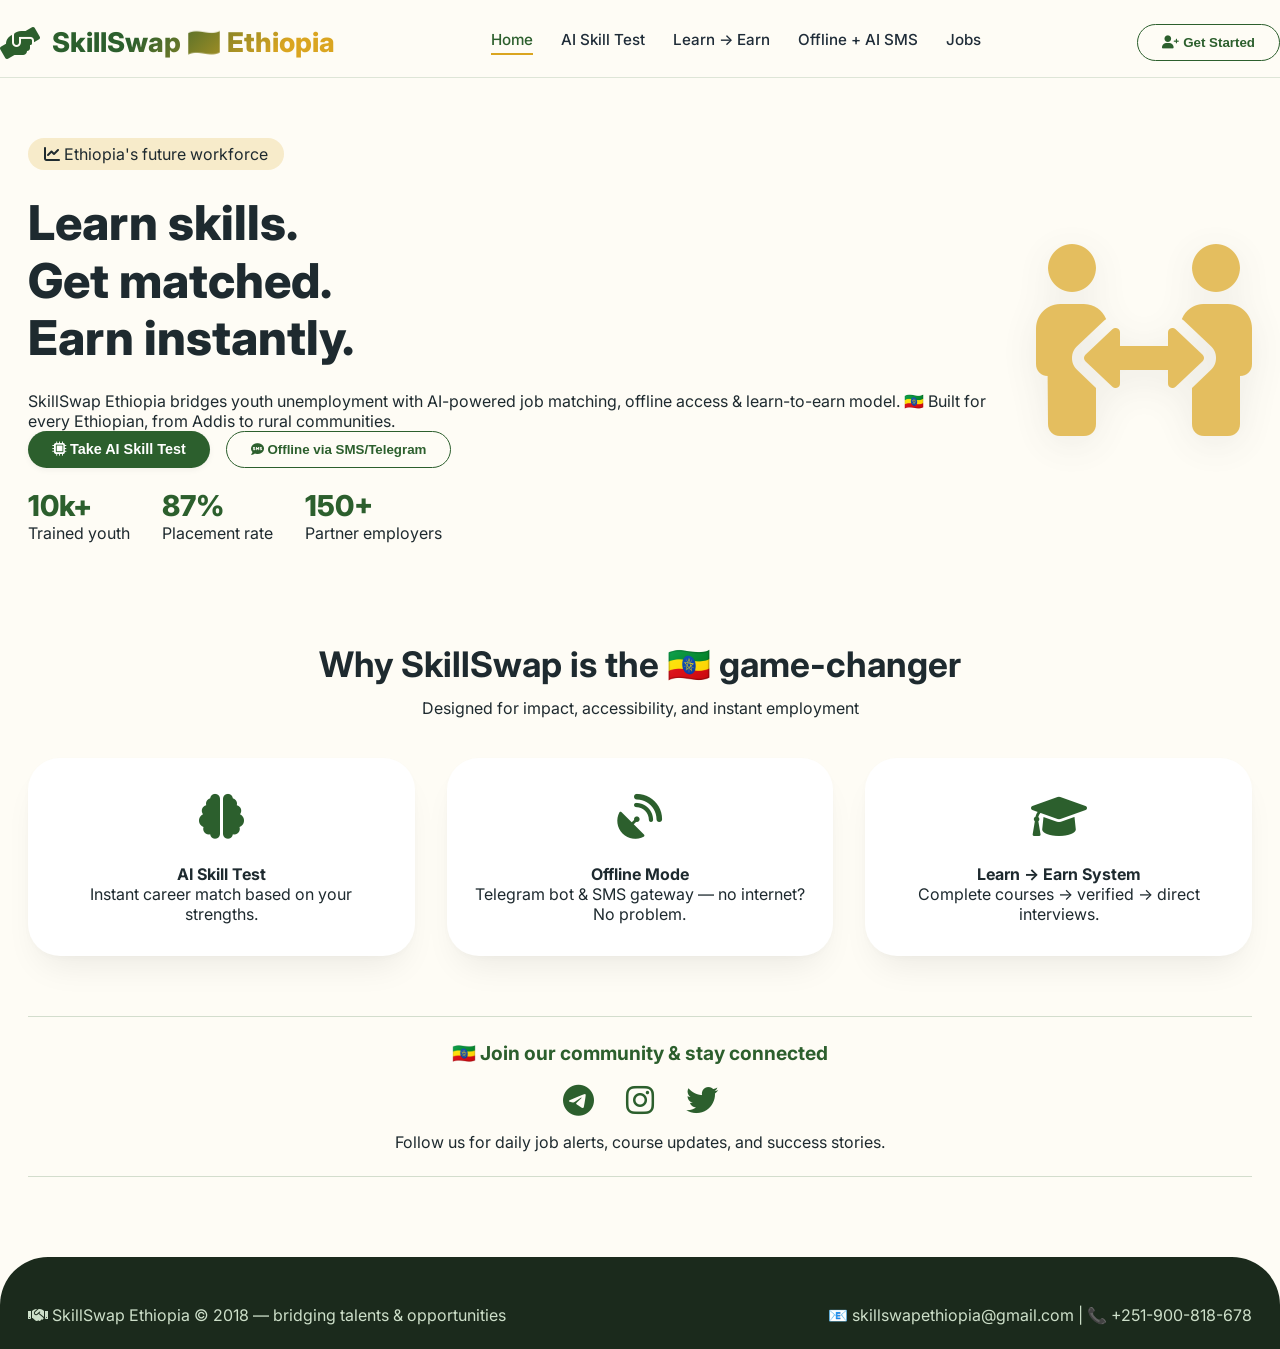
<file: index.html>
<!DOCTYPE html>
<html lang="en">
<head>
  <meta charset="UTF-8">
  <meta name="viewport" content="width=device-width, initial-scale=1.0, viewport-fit=cover">
  <title>SkillSwap Ethiopia | AI-Powered Jobs & Skills Platform</title>
  <link rel="stylesheet" href="newjob.css">
  <link href="https://fonts.googleapis.com/css2?family=Inter:opsz,wght@14..32,300;14..32,400;14..32,600;14..32,700;14..32,800&display=swap" rel="stylesheet">
  <link rel="stylesheet" href="https://cdnjs.cloudflare.com/ajax/libs/font-awesome/6.0.0-beta3/css/all.min.css">
  <link rel="favicon" href="favicon.png">
</head>
<body>
  <div class="navbar container">
    <div class="logo" data-page="home">
      <i class="fas fa-hands-helping"></i>
      <h1>SkillSwap 🇪🇹 Ethiopia</h1>
    </div>
    <div class="nav-links">
      <a data-page="home" class="active">Home</a>
      <a data-page="aitest">AI Skill Test</a>
      <a data-page="learnearn">Learn → Earn</a>
      <a data-page="offlineai">Offline + AI SMS</a>
      <a data-page="jobs">Jobs</a>
      <a data-page="jobdetail" style="display:none;">Job Detail</a>
      <a data-page="coursedetail" style="display:none;">Course Detail</a>
    </div>
    <div id="userProfilePlaceholder"></div>
  </div>

  <main>
    <!-- Home Page -->
    <div id="home-page" class="page active-page">
      <div class="container">
        <div class="hero">
          <div class="hero-text">
            <span class="badge" style="background:rgba(218,165,32,0.2); padding:6px 16px; border-radius:40px; display:inline-block; margin-bottom:24px;"><i class="fas fa-chart-line"></i> Ethiopia's future workforce</span>
            <h2>Learn skills.<br>Get matched.<br>Earn instantly.</h2>
            <p>SkillSwap Ethiopia bridges youth unemployment with AI-powered job matching, offline access & learn-to-earn model. 🇪🇹 Built for every Ethiopian, from Addis to rural communities.</p>
            <div style="display: flex; gap: 16px; flex-wrap: wrap;">
              <button class="btn-primary" data-page="aitest"><i class="fas fa-microchip"></i> Take AI Skill Test</button>
              <button class="btn-outline" data-page="offlineai"><i class="fas fa-sms"></i> Offline via SMS/Telegram</button>
            </div>
            <div class="hero-stats">
              <div class="stat"><h3>10k+</h3><p>Trained youth</p></div>
              <div class="stat"><h3>87%</h3><p>Placement rate</p></div>
              <div class="stat"><h3>150+</h3><p>Partner employers</p></div>
            </div>
          </div>
          <div class="hero-image"><i class="fas fa-people-arrows"></i></div>
        </div>
        <div class="section-header"><h3>Why SkillSwap is the 🇪🇹 game-changer</h3><p>Designed for impact, accessibility, and instant employment</p></div>
        <div class="feature-grid">
          <div class="feature-card"><div class="feature-icon"><i class="fas fa-brain"></i></div><h4>AI Skill Test</h4><p>Instant career match based on your strengths.</p></div>
          <div class="feature-card"><div class="feature-icon"><i class="fas fa-satellite-dish"></i></div><h4>Offline Mode</h4><p>Telegram bot & SMS gateway — no internet? No problem.</p></div>
          <div class="feature-card"><div class="feature-icon"><i class="fas fa-graduation-cap"></i></div><h4>Learn → Earn System</h4><p>Complete courses → verified → direct interviews.</p></div>
        </div>
        <div class="social-bottom">
          <h4>🇪🇹 Join our community & stay connected</h4>
          <div class="social-icons">
            <a href="https://t.me/skillswapethiopia" target="_blank" rel="noopener noreferrer"><i class="fab fa-telegram"></i></a>
            <a href="https://instagram.com/skillswapethiopia" target="_blank" rel="noopener noreferrer"><i class="fab fa-instagram"></i></a>
            <a href="https://twitter.com/skillswapeth" target="_blank" rel="noopener noreferrer"><i class="fab fa-twitter"></i></a>
          </div>
          <p style="margin-top:12px;">Follow us for daily job alerts, course updates, and success stories.</p>
        </div>
      </div>
    </div>

    <!-- AI Test Page -->
    <div id="aitest-page" class="page">
      <div class="container">
        <div class="section-header"><h3>🤖 AI Skill-Fit Test</h3><p>Answer 2 quick questions — our AI scans your profile and matches you with real jobs instantly</p></div>
        <div class="test-card">
          <div class="form-group"><label><i class="fas fa-code"></i> 1. What excites you most?</label>
            <div class="radio-group" id="q1Group">
              <label><input type="radio" name="interest" value="tech"> 💻 Coding & Tech</label>
              <label><input type="radio" name="interest" value="design"> 🎨 Design & Creativity</label>
              <label><input type="radio" name="interest" value="agri"> 🌾 Agriculture & Environment</label>
              <label><input type="radio" name="interest" value="business"> 📊 Business & Leadership</label>
            </div>
          </div>
          <div class="form-group"><label><i class="fas fa-users"></i> 2. How do you prefer to work?</label>
            <div class="radio-group" id="q2Group">
              <label><input type="radio" name="style" value="solo"> 🧠 Solo & deep focus</label>
              <label><input type="radio" name="style" value="team"> 🤝 Team collaboration</label>
              <label><input type="radio" name="style" value="company"> 🏢 In a company/organization</label>
            </div>
          </div>
          <button class="btn-primary" id="runAiTestBtn"><i class="fas fa-chart-simple"></i> Analyze my profile → Get job match</button>
          <div id="aiResultContainer" class="result-area" style="display: none;"><div id="aiMatchText"></div><div id="aiRecommendCourse"></div></div>
        </div>
      </div>
    </div>

    <!-- Learn Earn Page -->
    <div id="learnearn-page" class="page">
      <div class="container">
        <div class="section-header"><h3>📚 Learn → Earn Pathway</h3><p>Study high-demand courses & land a job directly through SkillSwap partners</p></div>
        <div class="courses-grid" id="coursesGrid">
          <div class="course-card" data-course="webdev">
            <div class="course-info">
              <span class="earn-badge"><i class="fas fa-briefcase"></i> Job guarantee track</span>
              <h4>Full-Stack Web Dev</h4>
              <p>MERN + AI tools. Graduate → matched with Ethio Tech startups.</p>
              <i class="fas fa-trophy" style="color:gold"></i> Avg salary: 18,000 ETB
            </div>
          </div>
          <div class="course-card" data-course="marketing">
            <div class="course-info">
              <span class="earn-badge"><i class="fas fa-chart-line"></i> Earn while you learn</span>
              <h4>Digital Marketing</h4>
              <p>SEO, Social Media, E-commerce. Internships at Ethio brands.</p>
            </div>
          </div>
          <div class="course-card" data-course="agritech">
            <div class="course-info">
              <span class="earn-badge"><i class="fas fa-seedling"></i> Agri-tech</span>
              <h4>Smart Farming</h4>
              <p>Irrigation, drones, agribusiness. Direct hiring by cooperatives.</p>
            </div>
          </div>
          <div class="course-card" data-course="business">
            <div class="course-info">
              <span class="earn-badge"><i class="fas fa-handshake"></i> Leadership path</span>
              <h4>Business Management</h4>
              <p>Project management, finance. Guaranteed interview with partners.</p>
            </div>
          </div>
        </div>
      </div>
    </div>

    <!-- Course Detail Page -->
    <div id="coursedetail-page" class="page">
      <div class="container">
        <div class="course-detail-container" id="courseDetailContainer"></div>
        <div style="text-align: center; margin: 20px 0;">
          <button id="backToCoursesBtn" class="btn-outline"><i class="fas fa-arrow-left"></i> Back to Courses</button>
        </div>
      </div>
    </div>

    <!-- Offline AI Page -->
    <div id="offlineai-page" class="page">
      <div class="container">
        <div class="section-header"><h3>📱 Offline Access: SMS + AI Assistant</h3><p>Even without internet — send an SMS to <strong>+251 900 818 678</strong> and get instant AI replies. Or chat live below.</p></div>
        <div class="offline-sim">
          <div style="display: flex; align-items: center; gap: 14px; margin-bottom: 20px;"><i class="fab fa-telegram" style="font-size: 2rem;"></i><i class="fas fa-sms" style="font-size: 2rem;"></i><h3 style="margin:0;">AI SMS Assistant</h3></div>
          <div class="chat-mock">
            <p><i class="fas fa-robot"></i> <strong>Official Number:</strong> <span style="background:#2C5F2D; padding:4px 12px; border-radius:40px;">+251900818678</span> — Ask about jobs, courses, or type "help" for menu.</p>
            <div class="sms-input">
              <input type="text" id="smsMessageInput" placeholder="e.g., 'Jobs in Addis', 'help'">
              <button id="sendSmsBtn" class="btn-primary"><i class="fas fa-paper-plane"></i> Send SMS</button>
            </div>
            <div class="ai-chat-box" id="aiChatBox">
              <div class="message ai"><div class="bubble">👋 Hello! I'm SkillSwap AI. Type "help" to see what I can do. 🇪🇹</div></div>
            </div>
            <p style="font-size:0.75rem; margin-top:12px;"><i class="fas fa-globe"></i> For general inquiries, please call +251900818678.</p>
          </div>
        </div>
      </div>
    </div>

    <!-- Jobs Page -->
    <div id="jobs-page" class="page">
      <div class="container">
        <div class="section-header"><h3>🔥 Real Jobs — Matched Instantly</h3><p id="activeFilterLabel">All opportunities</p></div>
        <div id="jobListContainer" class="job-list"></div>
        <div style="text-align: center; margin: 24px 0;"><button id="resetJobsBtn" class="btn-outline"><i class="fas fa-sync-alt"></i> Show all jobs</button></div>
      </div>
    </div>

    <!-- Job Detail Page -->
    <div id="jobdetail-page" class="page">
      <div class="container">
        <div class="job-detail-container" id="jobDetailContainer"></div>
        <div style="text-align: center; margin: 20px 0;">
          <button id="backToJobsBtn" class="btn-outline"><i class="fas fa-arrow-left"></i> Back to Jobs</button>
        </div>
      </div>
    </div>
  </main>

  <footer>
    <div class="container" style="display: flex; justify-content: space-between; flex-wrap: wrap; gap: 24px;">
      <div><i class="fas fa-handshake"></i> SkillSwap Ethiopia © 2018 — bridging talents & opportunities</div>
      <div>📧 skillswapethiopia@gmail.com  |  📞 +251-900-818-678</div>
    </div>
  </footer>

  <script src="newjob.js"></script>
</body>
</html>
</file>
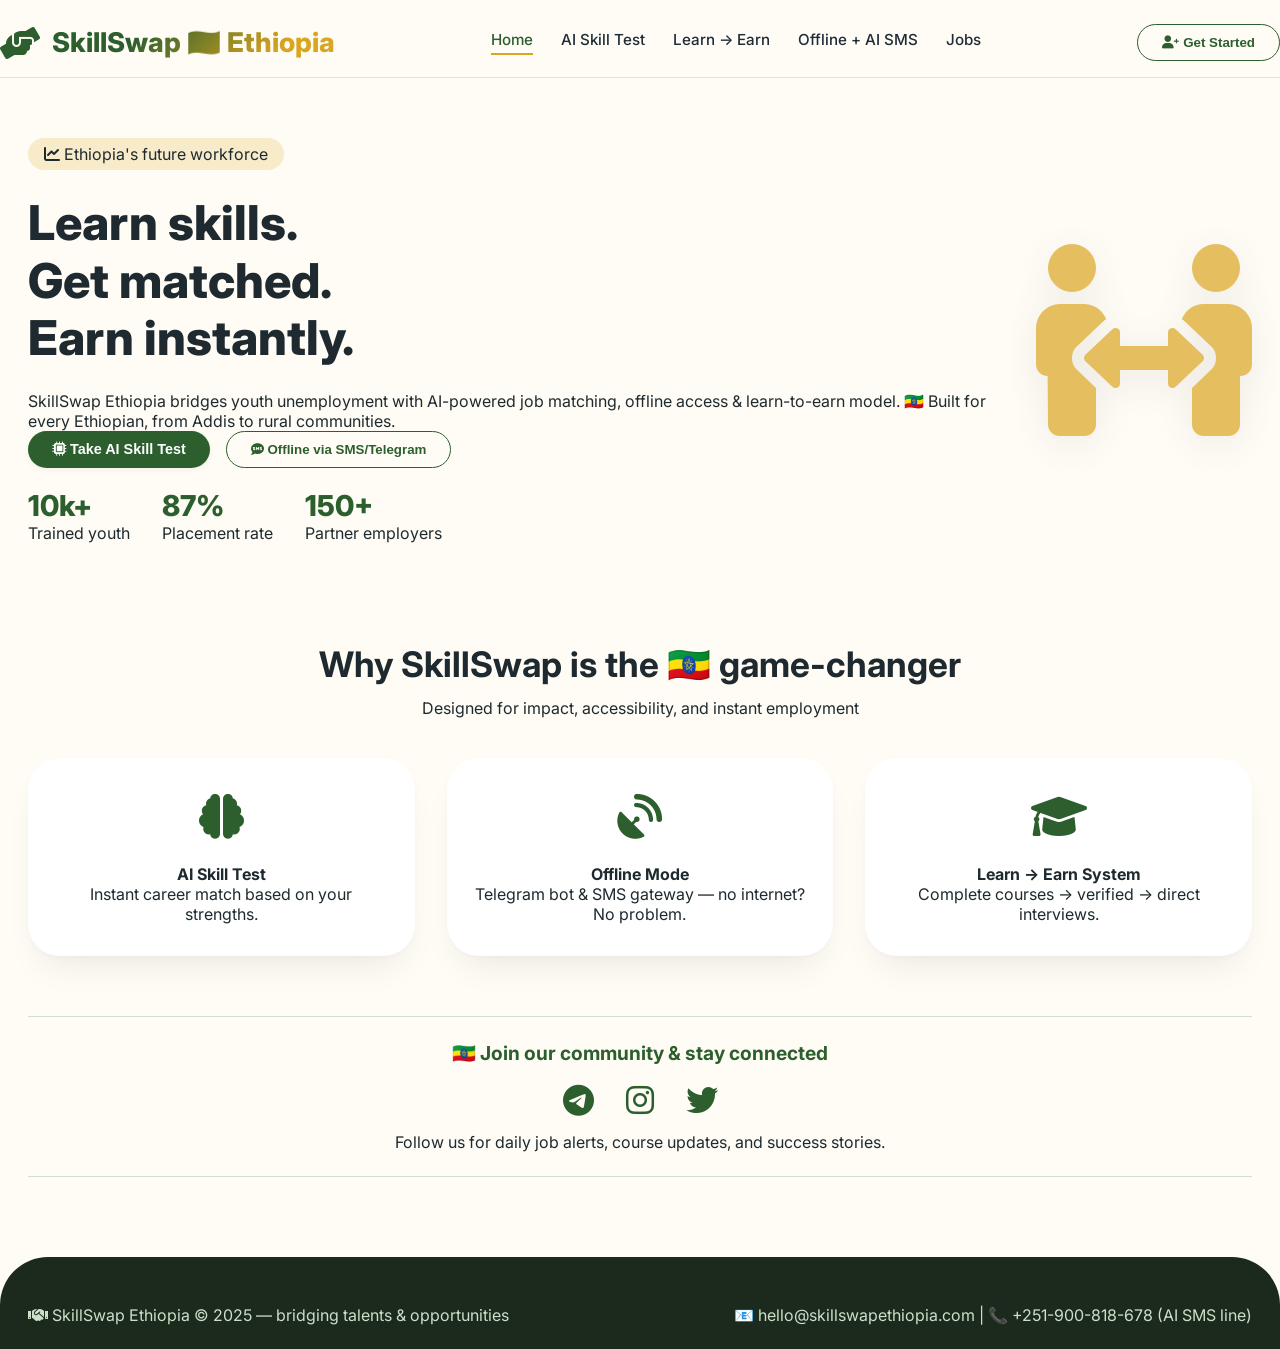
<file: newjob.html>
<!DOCTYPE html>
<html lang="en">
<head>
  <meta charset="UTF-8">
  <meta name="viewport" content="width=device-width, initial-scale=1.0, viewport-fit=cover">
  <title>SkillSwap Ethiopia | AI-Powered Jobs & Skills Platform</title>
  <link rel="stylesheet" href="newjob.css">
  <link href="https://fonts.googleapis.com/css2?family=Inter:opsz,wght@14..32,300;14..32,400;14..32,600;14..32,700;14..32,800&display=swap" rel="stylesheet">
  <link rel="stylesheet" href="https://cdnjs.cloudflare.com/ajax/libs/font-awesome/6.0.0-beta3/css/all.min.css">
</head>
<body>
  <div class="navbar container">
    <div class="logo" data-page="home">
      <i class="fas fa-hands-helping"></i>
      <h1>SkillSwap 🇪🇹 Ethiopia</h1>
    </div>
    <div class="nav-links">
      <a data-page="home" class="active">Home</a>
      <a data-page="aitest">AI Skill Test</a>
      <a data-page="learnearn">Learn → Earn</a>
      <a data-page="offlineai">Offline + AI SMS</a>
      <a data-page="jobs">Jobs</a>
      <a data-page="jobdetail" style="display:none;">Job Detail</a>
      <a data-page="coursedetail" style="display:none;">Course Detail</a>
    </div>
    <div id="userProfilePlaceholder"></div>
  </div>

  <main>
    <!-- HOME PAGE -->
    <div id="home-page" class="page active-page">
      <div class="container">
        <div class="hero">
          <div class="hero-text">
            <span class="badge" style="background:rgba(218,165,32,0.2); padding:6px 16px; border-radius:40px; display:inline-block; margin-bottom:24px;"><i class="fas fa-chart-line"></i> Ethiopia's future workforce</span>
            <h2>Learn skills.<br>Get matched.<br>Earn instantly.</h2>
            <p>SkillSwap Ethiopia bridges youth unemployment with AI-powered job matching, offline access & learn-to-earn model. 🇪🇹 Built for every Ethiopian, from Addis to rural communities.</p>
            <div style="display: flex; gap: 16px; flex-wrap: wrap;">
              <button class="btn-primary" data-page="aitest"><i class="fas fa-microchip"></i> Take AI Skill Test</button>
              <button class="btn-outline" data-page="offlineai"><i class="fas fa-sms"></i> Offline via SMS/Telegram</button>
            </div>
            <div class="hero-stats">
              <div class="stat"><h3>10k+</h3><p>Trained youth</p></div>
              <div class="stat"><h3>87%</h3><p>Placement rate</p></div>
              <div class="stat"><h3>150+</h3><p>Partner employers</p></div>
            </div>
          </div>
          <div class="hero-image"><i class="fas fa-people-arrows"></i></div>
        </div>
        <div class="section-header"><h3>Why SkillSwap is the 🇪🇹 game-changer</h3><p>Designed for impact, accessibility, and instant employment</p></div>
        <div class="feature-grid">
          <div class="feature-card"><div class="feature-icon"><i class="fas fa-brain"></i></div><h4>AI Skill Test</h4><p>Instant career match based on your strengths.</p></div>
          <div class="feature-card"><div class="feature-icon"><i class="fas fa-satellite-dish"></i></div><h4>Offline Mode</h4><p>Telegram bot & SMS gateway — no internet? No problem.</p></div>
          <div class="feature-card"><div class="feature-icon"><i class="fas fa-graduation-cap"></i></div><h4>Learn → Earn System</h4><p>Complete courses → verified → direct interviews.</p></div>
        </div>
        <div class="social-bottom">
          <h4>🇪🇹 Join our community & stay connected</h4>
          <div class="social-icons">
            <a href="https://t.me/skillswapethiopia" target="_blank" rel="noopener noreferrer"><i class="fab fa-telegram"></i></a>
            <a href="https://instagram.com/skillswapethiopia" target="_blank" rel="noopener noreferrer"><i class="fab fa-instagram"></i></a>
            <a href="https://twitter.com/skillswapeth" target="_blank" rel="noopener noreferrer"><i class="fab fa-twitter"></i></a>
          </div>
          <p style="margin-top:12px;">Follow us for daily job alerts, course updates, and success stories.</p>
        </div>
      </div>
    </div>

    <!-- AI SKILL TEST PAGE -->
    <div id="aitest-page" class="page">
      <div class="container">
        <div class="section-header"><h3>🤖 AI Skill-Fit Test</h3><p>Answer 2 quick questions — our AI scans your profile and matches you with real jobs instantly</p></div>
        <div class="test-card">
          <div class="form-group"><label><i class="fas fa-code"></i> 1. What excites you most?</label>
            <div class="radio-group" id="q1Group">
              <label><input type="radio" name="interest" value="tech"> 💻 Coding & Tech</label>
              <label><input type="radio" name="interest" value="design"> 🎨 Design & Creativity</label>
              <label><input type="radio" name="interest" value="agri"> 🌾 Agriculture & Environment</label>
              <label><input type="radio" name="interest" value="business"> 📊 Business & Leadership</label>
            </div>
          </div>
          <div class="form-group"><label><i class="fas fa-users"></i> 2. How do you prefer to work?</label>
            <div class="radio-group" id="q2Group">
              <label><input type="radio" name="style" value="solo"> 🧠 Solo & deep focus</label>
              <label><input type="radio" name="style" value="team"> 🤝 Team collaboration</label>
              <label><input type="radio" name="style" value="company"> 🏢 In a company/organization</label>
            </div>
          </div>
          <button class="btn-primary" id="runAiTestBtn"><i class="fas fa-chart-simple"></i> Analyze my profile → Get job match</button>
          <div id="aiResultContainer" class="result-area" style="display: none;"><div id="aiMatchText"></div><div id="aiRecommendCourse"></div></div>
        </div>
      </div>
    </div>

    <!-- LEARN → EARN PAGE (courses) -->
    <div id="learnearn-page" class="page">
      <div class="container">
        <div class="section-header"><h3>📚 Learn → Earn Pathway</h3><p>Study high-demand courses & land a job directly through SkillSwap partners</p></div>
        <div class="courses-grid" id="coursesGrid">
          <div class="course-card" data-course="webdev">
            <div class="course-info">
              <span class="earn-badge"><i class="fas fa-briefcase"></i> Job guarantee track</span>
              <h4>Full-Stack Web Dev</h4>
              <p>MERN + AI tools. Graduate → matched with Ethio Tech startups.</p>
              <i class="fas fa-trophy" style="color:gold"></i> Avg salary: 18,000 ETB
            </div>
          </div>
          <div class="course-card" data-course="marketing">
            <div class="course-info">
              <span class="earn-badge"><i class="fas fa-chart-line"></i> Earn while you learn</span>
              <h4>Digital Marketing</h4>
              <p>SEO, Social Media, E-commerce. Internships at Ethio brands.</p>
            </div>
          </div>
          <div class="course-card" data-course="agritech">
            <div class="course-info">
              <span class="earn-badge"><i class="fas fa-seedling"></i> Agri-tech</span>
              <h4>Smart Farming</h4>
              <p>Irrigation, drones, agribusiness. Direct hiring by cooperatives.</p>
            </div>
          </div>
          <div class="course-card" data-course="business">
            <div class="course-info">
              <span class="earn-badge"><i class="fas fa-handshake"></i> Leadership path</span>
              <h4>Business Management</h4>
              <p>Project management, finance. Guaranteed interview with partners.</p>
            </div>
          </div>
        </div>
      </div>
    </div>

    <!-- COURSE DETAIL PAGE (dynamic) -->
    <div id="coursedetail-page" class="page">
      <div class="container">
        <div class="course-detail-container" id="courseDetailContainer">
          <!-- dynamic content -->
        </div>
        <div style="text-align: center; margin: 20px 0;">
          <button id="backToCoursesBtn" class="btn-outline"><i class="fas fa-arrow-left"></i> Back to Courses</button>
        </div>
      </div>
    </div>

    <!-- OFFLINE + AI SMS PAGE -->
    <div id="offlineai-page" class="page">
      <div class="container">
        <div class="section-header"><h3>📱 Offline Access: SMS + AI Assistant</h3><p>Even without internet — send an SMS to <strong>+251 900 818 678</strong> and get instant AI replies. Or chat live below.</p></div>
        <div class="offline-sim">
          <div style="display: flex; align-items: center; gap: 14px; margin-bottom: 20px;"><i class="fab fa-telegram" style="font-size: 2rem;"></i><i class="fas fa-sms" style="font-size: 2rem;"></i><h3 style="margin:0;">AI SMS Assistant</h3></div>
          <div class="chat-mock">
            <p><i class="fas fa-robot"></i> <strong>Official Number:</strong> <span style="background:#2C5F2D; padding:4px 12px; border-radius:40px;">+251900818678</span> — Ask about jobs, courses, or type "help" for menu.</p>
            <div class="sms-input">
              <input type="text" id="smsMessageInput" placeholder="e.g., 'Jobs in Addis', 'help'">
              <button id="sendSmsBtn" class="btn-primary"><i class="fas fa-paper-plane"></i> Send SMS</button>
            </div>
            <div class="ai-chat-box" id="aiChatBox">
              <div class="message ai"><div class="bubble">👋 Hello! I'm SkillSwap AI. Type "help" to see what I can do. 🇪🇹</div></div>
            </div>
            <p style="font-size:0.75rem; margin-top:12px;"><i class="fas fa-globe"></i> For general inquiries, please call +251900818678.</p>
          </div>
        </div>
      </div>
    </div>

    <!-- JOBS PAGE -->
    <div id="jobs-page" class="page">
      <div class="container">
        <div class="section-header"><h3>🔥 Real Jobs — Matched Instantly</h3><p id="activeFilterLabel">All opportunities</p></div>
        <div id="jobListContainer" class="job-list"></div>
        <div style="text-align: center; margin: 24px 0;"><button id="resetJobsBtn" class="btn-outline"><i class="fas fa-sync-alt"></i> Show all jobs</button></div>
      </div>
    </div>

    <!-- JOB DETAIL PAGE -->
    <div id="jobdetail-page" class="page">
      <div class="container">
        <div class="job-detail-container" id="jobDetailContainer">
          <!-- dynamic -->
        </div>
        <div style="text-align: center; margin: 20px 0;">
          <button id="backToJobsBtn" class="btn-outline"><i class="fas fa-arrow-left"></i> Back to Jobs</button>
        </div>
      </div>
    </div>
  </main>

  <footer>
    <div class="container" style="display: flex; justify-content: space-between; flex-wrap: wrap; gap: 24px;">
      <div><i class="fas fa-handshake"></i> SkillSwap Ethiopia © 2025 — bridging talents & opportunities</div>
      <div>📧 hello@skillswapethiopia.com  |  📞 +251-900-818-678 (AI SMS line)</div>
    </div>
  </footer>

  <script src="newjob.js"></script>
</body>
</html>
</file>
<file: newjob.css>
* {
  margin: 0;
  padding: 0;
  box-sizing: border-box;
}

body {
  font-family: 'Inter', sans-serif;
  background: #fefcf5;
  color: #1e2a2f;
  scroll-behavior: smooth;
}

:root {
  --ethio-green: #2C5F2D;
  --ethio-gold: #DAA520;
  --ethio-red: #9e2a2a;
  --cream-bg: #FFF9EF;
  --slate-text: #1f2c38;
  --card-shadow: 0 20px 35px -12px rgba(0, 0, 0, 0.08), 0 2px 6px rgba(0, 0, 0, 0.02);
  --hover-glow: 0 25px 40px -12px rgba(44, 95, 45, 0.2);
}

.container {
  max-width: 1280px;
  margin: 0 auto;
  padding: 0 28px;
}

.navbar {
  display: flex;
  justify-content: space-between;
  align-items: center;
  flex-wrap: wrap;
  padding: 24px 0 16px;
  border-bottom: 1px solid rgba(44, 95, 45, 0.15);
}

.logo {
  display: flex;
  align-items: center;
  gap: 12px;
  cursor: pointer;
}

.logo i {
  font-size: 2rem;
  color: var(--ethio-green);
}

.logo h1 {
  font-size: 1.7rem;
  font-weight: 800;
  background: linear-gradient(135deg, var(--ethio-green) 30%, var(--ethio-gold) 80%);
  background-clip: text;
  -webkit-background-clip: text;
  color: transparent;
}

.nav-links {
  display: flex;
  gap: 28px;
  font-weight: 500;
}

.nav-links a {
  text-decoration: none;
  color: var(--slate-text);
  transition: 0.2s;
  font-size: 0.95rem;
  cursor: pointer;
}

.nav-links a:hover,
.nav-links a.active {
  color: var(--ethio-green);
  border-bottom: 2px solid var(--ethio-gold);
  padding-bottom: 4px;
}

.btn-primary {
  background: var(--ethio-green);
  color: white;
  border: none;
  padding: 10px 24px;
  border-radius: 40px;
  font-weight: 600;
  cursor: pointer;
  transition: all 0.25s ease;
  font-size: 0.9rem;
  box-shadow: 0 2px 6px rgba(0, 0, 0, 0.05);
}

.btn-primary:hover {
  background: #1f4720;
  transform: translateY(-2px);
  box-shadow: 0 12px 20px -12px var(--ethio-green);
}

.btn-outline {
  background: transparent;
  border: 1.5px solid var(--ethio-green);
  color: var(--ethio-green);
  padding: 10px 24px;
  border-radius: 40px;
  font-weight: 600;
  transition: 0.2s;
  cursor: pointer;
}

.btn-outline:hover {
  background: var(--ethio-green);
  color: white;
}

.page {
  display: none;
  animation: fadeIn 0.3s ease;
}

.page.active-page {
  display: block;
}

@keyframes fadeIn {
  from {
    opacity: 0;
    transform: translateY(8px);
  }
  to {
    opacity: 1;
    transform: translateY(0);
  }
}

.hero {
  display: flex;
  flex-wrap: wrap;
  justify-content: space-between;
  align-items: center;
  gap: 40px;
  padding: 60px 0 40px;
}

.hero-text {
  flex: 1;
}

.hero-text h2 {
  font-size: 3rem;
  font-weight: 800;
  line-height: 1.2;
  margin-bottom: 24px;
}

.hero-stats {
  display: flex;
  gap: 32px;
  margin-top: 20px;
}

.stat h3 {
  font-size: 1.8rem;
  font-weight: 800;
  color: var(--ethio-green);
}

.hero-image i {
  font-size: 12rem;
  color: var(--ethio-gold);
  opacity: 0.7;
  filter: drop-shadow(0 8px 20px rgba(0, 0, 0, 0.1));
}

.section-header {
  text-align: center;
  margin: 60px 0 32px;
}

.section-header h3 {
  font-size: 2.2rem;
  font-weight: 700;
  margin-bottom: 12px;
}

.feature-grid {
  display: grid;
  grid-template-columns: repeat(auto-fit, minmax(280px, 1fr));
  gap: 32px;
  margin: 40px 0;
}

.feature-card {
  background: white;
  border-radius: 32px;
  padding: 32px 24px;
  box-shadow: var(--card-shadow);
  text-align: center;
  transition: 0.3s;
}

.feature-card:hover {
  transform: translateY(-6px);
  box-shadow: var(--hover-glow);
}

.feature-icon {
  font-size: 2.8rem;
  color: var(--ethio-green);
  margin-bottom: 20px;
}

.social-bottom {
  text-align: center;
  margin: 60px 0 40px;
  padding: 24px 0;
  border-top: 1px solid rgba(44, 95, 45, 0.2);
  border-bottom: 1px solid rgba(44, 95, 45, 0.2);
}

.social-bottom h4 {
  font-size: 1.2rem;
  margin-bottom: 16px;
  color: var(--ethio-green);
}

.social-icons {
  display: flex;
  justify-content: center;
  gap: 32px;
}

.social-icons a {
  color: #2c5f2d;
  font-size: 2rem;
  transition: all 0.2s ease;
}

.social-icons a:hover {
  transform: translateY(-4px);
  color: var(--ethio-gold);
}

.test-card {
  background: linear-gradient(145deg, #ffffff, #fef9ef);
  border-radius: 48px;
  padding: 32px;
  margin: 40px 0;
  box-shadow: var(--card-shadow);
}

.radio-group {
  display: flex;
  flex-wrap: wrap;
  gap: 20px;
  margin-top: 8px;
}

.radio-group label {
  display: flex;
  align-items: center;
  gap: 8px;
  background: #f8f6f0;
  padding: 8px 20px;
  border-radius: 60px;
  cursor: pointer;
}

.result-area {
  background: #eef4e8;
  border-radius: 28px;
  padding: 24px;
  margin-top: 28px;
}

.courses-grid {
  display: grid;
  grid-template-columns: repeat(auto-fit, minmax(260px, 1fr));
  gap: 28px;
  margin: 30px 0;
}

.course-card {
  background: white;
  border-radius: 28px;
  overflow: hidden;
  box-shadow: var(--card-shadow);
  cursor: pointer;
  transition: transform 0.2s;
}

.course-card:hover {
  transform: translateY(-4px);
}

.course-info {
  padding: 24px;
}

.earn-badge {
  background: var(--ethio-gold);
  color: #2d2b1f;
  font-size: 0.7rem;
  font-weight: bold;
  padding: 4px 12px;
  border-radius: 50px;
  display: inline-block;
  margin-bottom: 12px;
}

.course-detail-container {
  background: white;
  border-radius: 32px;
  padding: 40px;
  margin: 40px 0;
  box-shadow: var(--card-shadow);
}

.course-detail-header {
  margin-bottom: 24px;
  border-bottom: 2px solid var(--ethio-gold);
  padding-bottom: 16px;
}

.course-detail-header h2 {
  font-size: 2rem;
  color: var(--ethio-green);
  margin-bottom: 8px;
}

.tutorial-section {
  margin: 30px 0;
}

.tutorial-section h3 {
  font-size: 1.4rem;
  margin-bottom: 16px;
  color: var(--ethio-green);
}

.video-list {
  list-style: none;
  margin-bottom: 24px;
}

.video-list li {
  margin-bottom: 12px;
  background: #f8f6f0;
  padding: 12px 20px;
  border-radius: 16px;
  display: flex;
  align-items: center;
  gap: 12px;
}

.video-list li i {
  color: var(--ethio-red);
  font-size: 1.2rem;
}

.video-list li a {
  text-decoration: none;
  color: var(--ethio-green);
  font-weight: 500;
}

.pdf-button {
  display: inline-block;
  background: var(--ethio-green);
  color: white;
  padding: 12px 28px;
  border-radius: 40px;
  text-decoration: none;
  font-weight: 600;
  margin-top: 16px;
}

.pdf-button i {
  margin-right: 8px;
}

.offline-sim {
  background: #2c2f2c;
  color: white;
  border-radius: 48px;
  padding: 32px;
  margin: 40px 0;
  background-image: radial-gradient(circle at 10% 20%, rgba(44, 95, 45, 0.4) 0%, #1a2a1a 90%);
}

.chat-mock {
  background: #1f2a1b;
  border-radius: 32px;
  padding: 20px;
  margin: 20px 0;
}

.sms-input {
  display: flex;
  gap: 12px;
  flex-wrap: wrap;
  margin-top: 20px;
}

.sms-input input {
  flex: 2;
  padding: 14px 20px;
  border-radius: 60px;
  border: none;
  font-size: 1rem;
}

.ai-chat-box {
  background: #1e2a1a;
  border-radius: 32px;
  padding: 20px;
  margin-top: 24px;
  max-height: 400px;
  overflow-y: auto;
  display: flex;
  flex-direction: column;
  gap: 12px;
}

.message {
  display: flex;
  gap: 10px;
  animation: fadeInUp 0.2s ease;
}

.message.user {
  justify-content: flex-end;
}

.message.user .bubble {
  background: var(--ethio-green);
  color: white;
  border-radius: 20px 20px 4px 20px;
}

.message.ai .bubble {
  background: #f0f2e9;
  color: #1f2a1b;
  border-radius: 20px 20px 20px 4px;
}

.bubble {
  padding: 12px 18px;
  max-width: 80%;
  font-size: 0.9rem;
  word-break: break-word;
}

.status-message {
  font-size: 0.7rem;
  color: #aaa;
  text-align: center;
  margin: 4px 0;
}

.typing-indicator {
  display: flex;
  gap: 4px;
  padding: 8px 16px;
  background: #f0f2e9;
  border-radius: 20px;
  width: fit-content;
}

.typing-indicator span {
  width: 6px;
  height: 6px;
  background: #7f8c8d;
  border-radius: 50%;
  display: inline-block;
  animation: typing 1s infinite ease-in-out;
}

.typing-indicator span:nth-child(2) {
  animation-delay: 0.2s;
}

.typing-indicator span:nth-child(3) {
  animation-delay: 0.4s;
}

@keyframes typing {
  0%, 100% {
    transform: translateY(0);
    opacity: 0.4;
  }
  50% {
    transform: translateY(-4px);
    opacity: 1;
  }
}

@keyframes fadeInUp {
  from {
    opacity: 0;
    transform: translateY(8px);
  }
  to {
    opacity: 1;
    transform: translateY(0);
  }
}

.job-list {
  display: grid;
  grid-template-columns: repeat(auto-fit, minmax(300px, 1fr));
  gap: 24px;
  margin: 30px 0;
}

.job-card {
  background: white;
  border-radius: 24px;
  padding: 20px;
  border-left: 6px solid var(--ethio-green);
}

.job-detail-container {
  background: white;
  border-radius: 32px;
  padding: 40px;
  margin: 40px 0;
  box-shadow: var(--card-shadow);
}

.job-detail-header {
  margin-bottom: 24px;
  border-bottom: 2px solid var(--ethio-gold);
  padding-bottom: 16px;
}

.job-detail-header h2 {
  font-size: 2rem;
  color: var(--ethio-green);
  margin-bottom: 8px;
}

.job-detail-meta {
  display: flex;
  gap: 24px;
  flex-wrap: wrap;
  margin: 20px 0;
  color: #4a5b5e;
}

.job-detail-meta i {
  margin-right: 6px;
  color: var(--ethio-gold);
}

.job-description {
  margin: 24px 0;
  line-height: 1.6;
}

.apply-section {
  margin-top: 32px;
  padding-top: 24px;
  border-top: 1px solid #eee;
}

.profile-bar {
  display: flex;
  align-items: center;
  gap: 16px;
  background: #f0f2e5;
  padding: 8px 20px;
  border-radius: 60px;
}

.profile-bar i {
  font-size: 1.2rem;
  color: var(--ethio-green);
}

.logout-btn {
  background: none;
  border: none;
  color: #9e2a2a;
  cursor: pointer;
  font-size: 0.8rem;
}

.modal-overlay {
  position: fixed;
  top: 0;
  left: 0;
  width: 100%;
  height: 100%;
  background: rgba(0, 0, 0, 0.85);
  backdrop-filter: blur(4px);
  z-index: 1000;
  display: flex;
  align-items: center;
  justify-content: center;
}

.modal-container {
  background: white;
  border-radius: 32px;
  max-width: 550px;
  width: 90%;
  max-height: 85vh;
  overflow-y: auto;
  padding: 32px;
  position: relative;
  box-shadow: 0 25px 50px -12px rgba(0, 0, 0, 0.25);
}

.step {
  display: none;
}

.step.active-step {
  display: block;
}

.form-group {
  margin-bottom: 20px;
}

.form-group label {
  display: block;
  font-weight: 600;
  margin-bottom: 8px;
}

.form-group input,
.form-group select {
  width: 100%;
  padding: 12px;
  border-radius: 16px;
  border: 1px solid #ddd;
  font-size: 1rem;
}

.follow-buttons {
  display: flex;
  gap: 20px;
  justify-content: center;
  margin: 20px 0;
}

.follow-btn {
  display: inline-flex;
  align-items: center;
  gap: 8px;
  padding: 12px 24px;
  border-radius: 40px;
  text-decoration: none;
  color: white;
  font-weight: 600;
}

.follow-telegram {
  background: #0088cc;
}

.follow-instagram {
  background: #e4405f;
}

.follow-status {
  text-align: center;
  margin-top: 16px;
}

footer {
  background: #1b2a1c;
  color: #cddfc9;
  margin-top: 80px;
  padding: 48px 0 24px;
  border-radius: 48px 48px 0 0;
}

@media (max-width: 780px) {
  .hero-text h2 {
    font-size: 2rem;
  }
  .navbar {
    flex-direction: column;
    gap: 16px;
  }
  .hero-image i {
    font-size: 6rem;
  }
  .social-icons {
    gap: 20px;
  }
}
</file>
